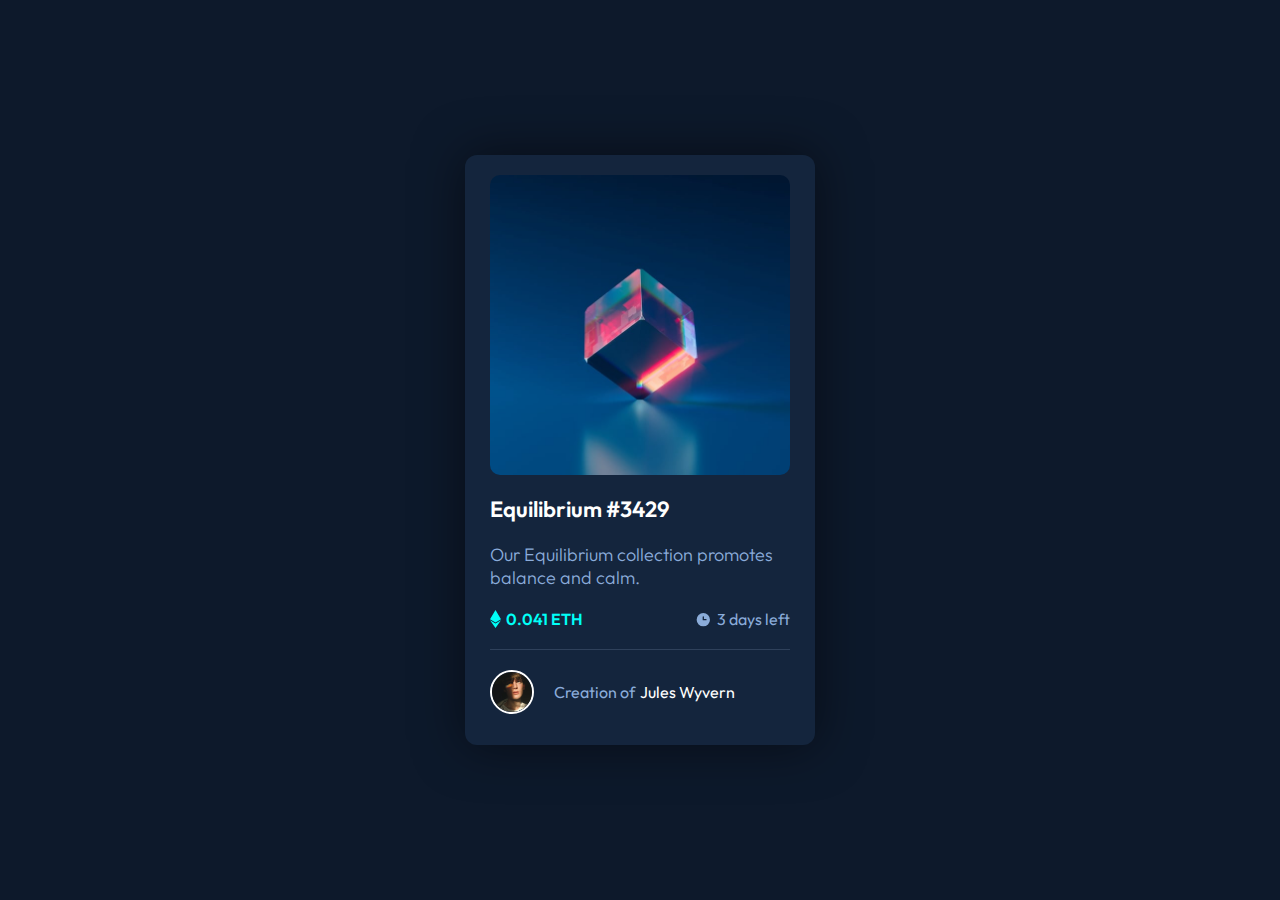
<file: index.html>
<!DOCTYPE html>
<html lang="en">
<head>
    <meta charset="UTF-8">
    <meta http-equiv="X-UA-Compatible" content="IE=edge">
    <meta name="viewport" content="width=device-width, initial-scale=1.0">
    <link rel="preconnect" href="https://fonts.googleapis.com">
<link rel="preconnect" href="https://fonts.gstatic.com" crossorigin>
<link href="https://fonts.googleapis.com/css2?family=Outfit&display=swap" rel="stylesheet">
    <link rel="stylesheet" href="style.css">
  <link rel="icon" type="image/png" sizes="32x32" href="./images/favicon-32x32.png">
    <title> Frontend Mentor | NFT preview card component</title>
</head>
<body>
    <div class="card">
         <div class="img"><div class="overlay"><img src="images/icon-view.svg" alt=""></div></div>
          <div class="name">Equilibrium #3429</div>  

           <div class="info"> Our Equilibrium collection promotes balance and calm.</div>
          
          <div class="price">  
            <span class="one"><svg width="11" height="18" xmlns="http://www.w3.org/2000/svg"><path d="M11 10.216 5.5 18 0 10.216l5.5 3.263 5.5-3.262ZM5.5 0l5.496 9.169L5.5 12.43 0 9.17 5.5 0Z" fill="#00FFF8"/></svg> 0.041 ETH</span>
            <span class="two"><svg width="17" height="17" xmlns="http://www.w3.org/2000/svg"><path d="M8.305 2.007a6.667 6.667 0 1 0 0 13.334 6.667 6.667 0 0 0 0-13.334Zm2.667 7.334H8.305a.667.667 0 0 1-.667-.667V6.007a.667.667 0 0 1 1.334 0v2h2a.667.667 0 0 1 0 1.334Z" fill="#8BACD9"/></svg> 3 days left</span>
          </div>
           <div class="line"></div>      
           <div class="credit"><img src="./images/image-avatar.png" alt=""> 
        <span class="three">Creation of</span>
        <span class="four">Jules Wyvern</span></div>
    </div>
</body>
</html>
</file>
<file: style.css>
*{
 margin: 0;
 padding: 0;
}
body
{
    display: flex;
    height: 100vh;
    width: 100vw;
   justify-content: center;
   align-items: center;
 background-color: hsl(217, 54%, 11%); 
}
.card
{
    background-color: hsl(216, 50%, 16%);
    width: 300px;
    height: 550px;
    border: none;
    border-radius: 12px;
    justify-content: space-between;
    padding: 20px 25px;
    font-family: 'Outfit', sans-serif;
    box-shadow: 0 0 50px rgba(0, 0, 0, 0.5);

}
.img
{
    background-image:url(images/image-equilibrium.jpg);
    overflow: hidden;
    background-size: cover;
    border-radius: 10px;
    height: 300px;
}
.overlay{
    background-color: hsl(178, 100%, 50%);
    height :300px;
    display: flex;
    align-items: center;
    justify-content: center;
    opacity: 0;
    transition: opacity 0.2s linear;
}
.img:hover .overlay{
opacity: 0.5;
}

.name
{
 margin: 20px 0;
 font-weight: 600;
 color: white;
 font-size: 22px;
}
.name:hover{
    color:hsl(178, 100%, 50%);
}
.info{
    margin: 20px 0;
    color:hsl(215, 51%, 70%);
    font-weight:300;
    font-size: 18px;
    
}
.price{
    display: flex;
    justify-content: space-between;
}
.price svg{
    margin-right: 5px;
}
.one{
    color: hsl(178, 100%, 50%);
    font-weight: 600;
    
}
.two{
    
    font-weight: 400;
    color: hsl(215, 51%, 70%);
}
.one,.two{
    display: flex;
    align-items: center;
}
.line{
    margin: 20px 0;
border-top: 1px solid;
color:hsl(215, 32%, 27%);
}
.credit{
    display: flex;
    align-items: center;
}
.three
{
    color:hsl(215, 51%, 70%);
    margin-left: 20px;
    margin-right: 5px;
    
}
.four{
    color: white;  
}
.four:hover{
color: hsl(178, 100%, 50%);
}
.credit img{  
    height: 40px;
    width: 40px;
    border: 2px solid white;
    border-radius: 100%;
}
</file>
